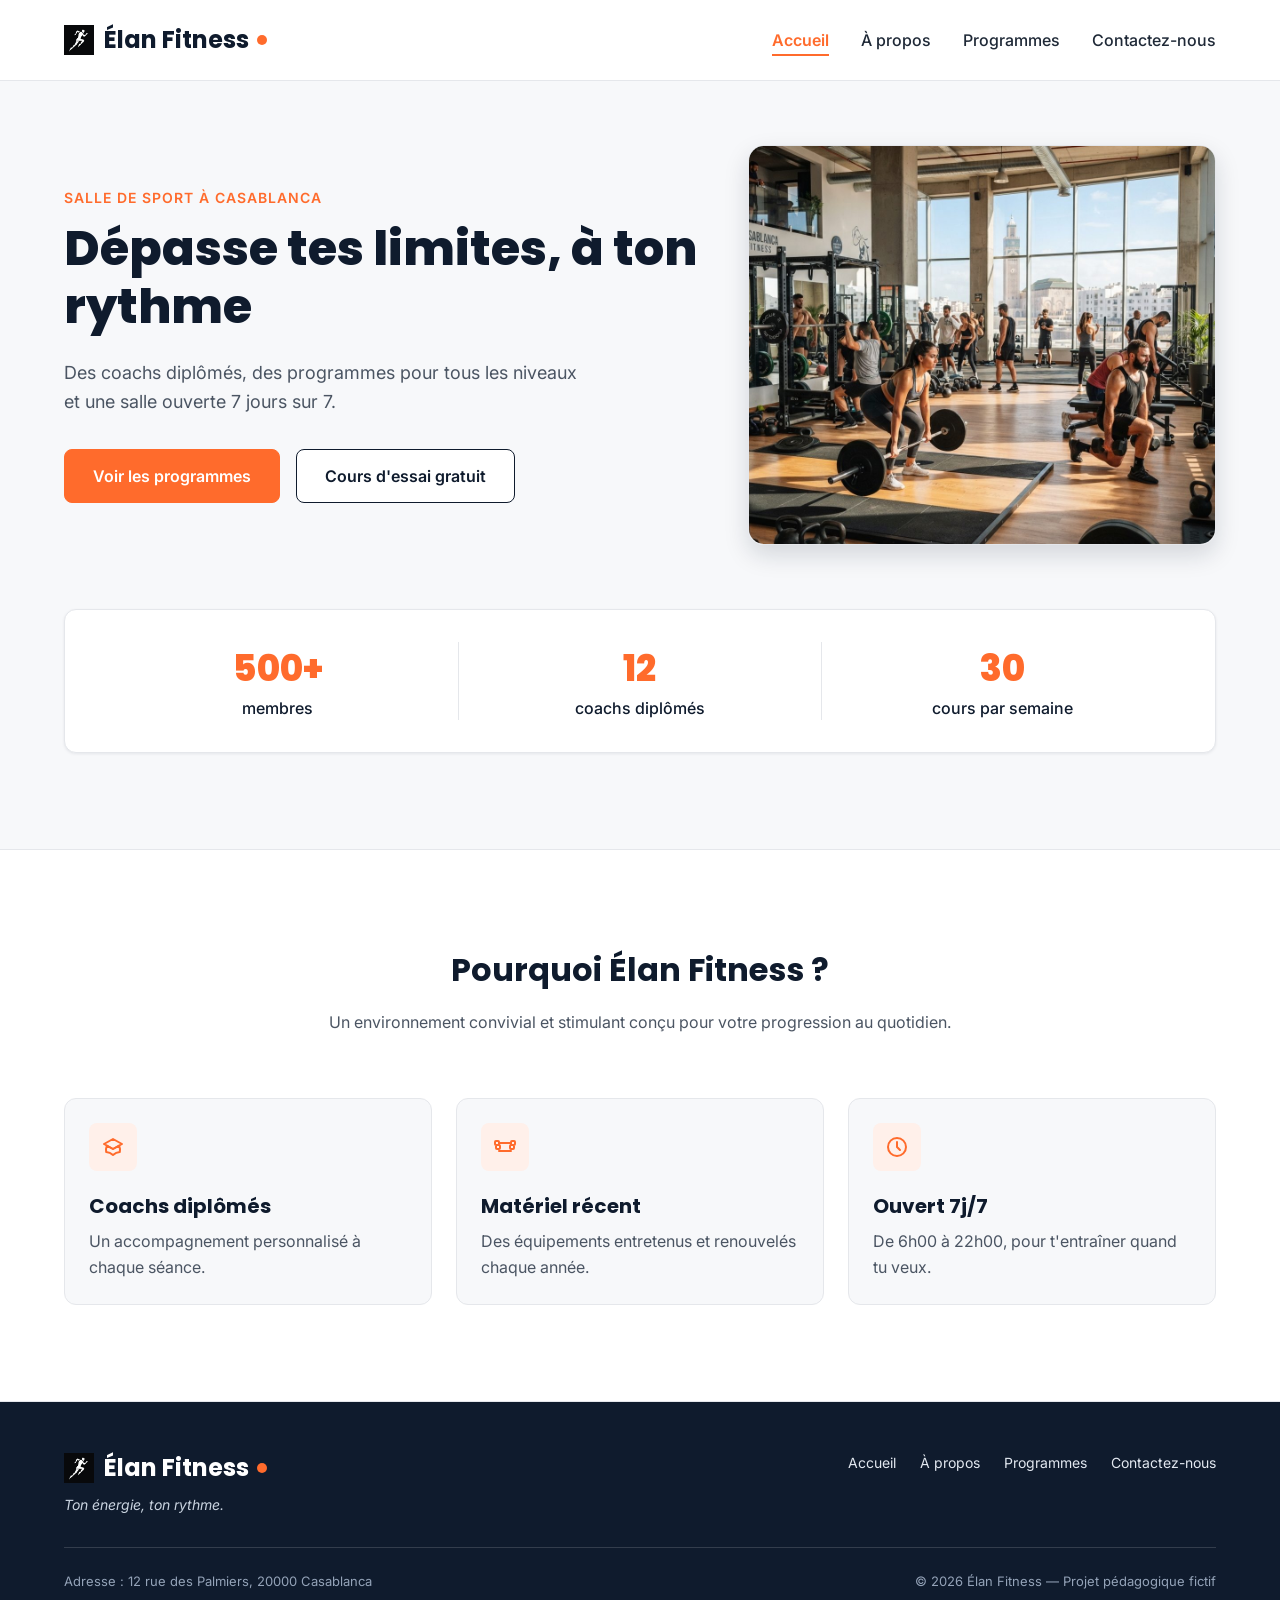
<file: index.html>
<!DOCTYPE html>
<html lang=fr>
<head>
  <meta charset="UTF-8">
  <meta name="viewport" content="width=device-width, initial-scale=1">
  <meta name="description" content="Élan Fitness, salle de sport à Casablanca : musculation, yoga, cardio et boxe fitness avec des coachs diplômés. Réservez votre cours d'essai gratuit.">
  <title>Élan Fitness | Salle de sport à Casablanca</title>

  <link rel="preconnect" href="https://fonts.googleapis.com">
  <link rel="preconnect" href="https://fonts.gstatic.com" crossorigin>
  <link href="https://fonts.googleapis.com/css2?family=Inter:wght@400;500;600&family=Poppins:wght@600;700;800&display=swap" rel="stylesheet">

  <link rel="stylesheet" href="style.css">
</head>

<body>
  <header class="en-tete">
    <div class="conteneur en-tete-contenu">
      <div class="logo-div">
        <a href="/" class="logo">
          <img src="img/run_logo.jpg" alt="Menu" class="menu-icone" id="menu-icone" style="width:30px;height:30px;">
          Élan Fitness</a>
      </div>

      <nav aria-label="Navigation principale">
        <ul class="menu">
          <li><a href="index.html" class="lien-actif">Accueil</a></li>
          <li><a href="a_propos.html">À propos</a></li>
          <li><a href="programmes.html">Programmes</a></li>
          <li><a href="contact.html">Contactez-nous</a></li>

        </ul>
      </nav>
    </div>
  </header>
  <main>
      <section id="accueil" class="hero">
        <div class="conteneur">

          <div class="hero-contenu">
            <div class="hero-texte">
              <p class="sur-titre">Salle de sport à Casablanca</p>
              <h1>Dépasse tes limites, à ton rythme</h1>
              <p class="hero-description">
                Des coachs diplômés, des programmes pour tous les niveaux et une salle ouverte 7 jours sur 7.
              </p>
              <div class="boutons">
                <a href="programmes.html" class="bouton bouton-principal">Voir les programmes</a>
                <a href="contact.html" class="bouton bouton-secondaire">Cours d'essai gratuit</a>
              </div>
            </div>

            <img class="hero-image" src="img/hero.jpg" alt="Des personnes s'entraînent dans une salle de sport lumineuse à Casablanca">
          </div>

          <div class="chiffres">
            <div class="chiffre">
              <p class="chiffre-nombre">500+</p>
              <p>membres</p>
            </div>
            <div class="chiffre">
              <p class="chiffre-nombre">12</p>
              <p>coachs diplômés</p>
            </div>
            <div class="chiffre">
              <p class="chiffre-nombre">30</p>
              <p>cours par semaine</p>
            </div>
          </div>

        </div>
      </section>

    <section class="section section-blanche">
      <div class="conteneur">

        <div class="section-titre">
          <h2>Pourquoi Élan Fitness ?</h2>
          <p>Un environnement convivial et stimulant conçu pour votre progression au quotidien.</p>
        </div>

        <div class="cartes">
          <article class="carte carte-avantage">
            <div class="icone"><img src="img/icone-coach.svg" alt=""></div>
            <h3>Coachs diplômés</h3>
            <p>Un accompagnement personnalisé à chaque séance.</p>
          </article>

          <article class="carte carte-avantage">
            <div class="icone"><img src="img/icone-materiel.svg" alt=""></div>
            <h3>Matériel récent</h3>
            <p>Des équipements entretenus et renouvelés chaque année.</p>
          </article>

          <article class="carte carte-avantage">
            <div class="icone"><img src="img/icone-horloge.svg" alt=""></div>
            <h3>Ouvert 7j/7</h3>
            <p>De 6h00 à 22h00, pour t'entraîner quand tu veux.</p>
          </article>
        </div>

      </div>
    </section>
  </main>

  <footer class="pied-de-page">
    <div class="conteneur">

      <div class="pied-haut">
        <div>
          <div class="logo-div">
            <a href="#" class="logo logo-footer">
              <img src="img/run_logo.jpg" alt="Menu" class="menu-icone" id="menu-icone" style="width:30px;height:30px;">
              Élan Fitness</a>
          </div>
          <p class="slogan">Ton énergie, ton rythme.</p>
        </div>

        <nav aria-label="Navigation du pied de page">
          <ul class="menu menu-pied">
            <li><a href="index.html">Accueil</a></li>
            <li><a href="a_propos.html">À propos</a></li>
            <li><a href="programmes.html">Programmes</a></li>
            <li><a href="contact.html">Contactez-nous</a></li>
          </ul>
        </nav>
      </div>

      <div class="pied-bas">
        <p>Adresse : 12 rue des Palmiers, 20000 Casablanca</p>
        <p>&copy; 2026 Élan Fitness — Projet pédagogique fictif</p>
      </div>

    </div>
  </footer>
</body>
</html>
</file>
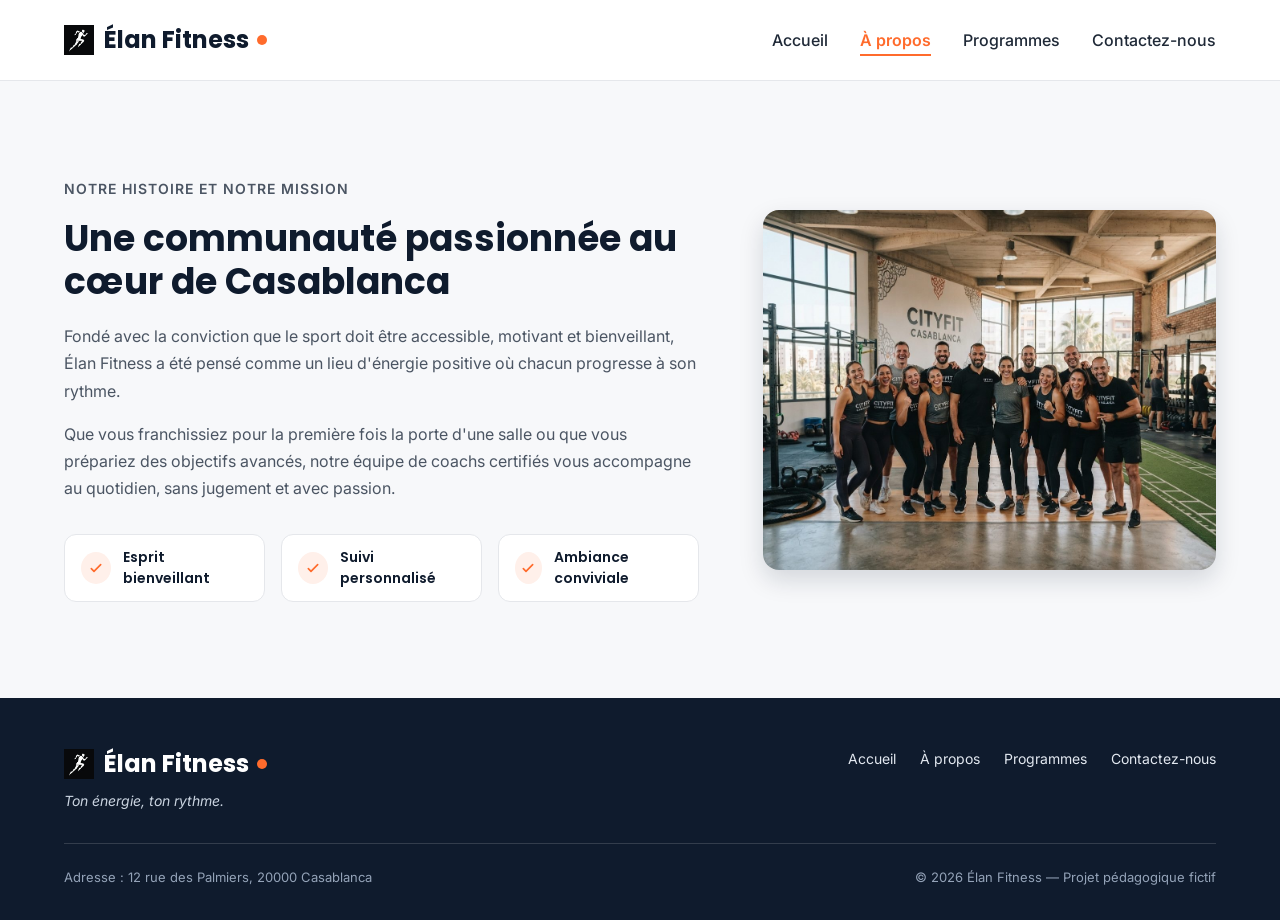
<file: a_propos.html>
<!DOCTYPE html>
<html lang=fr>
<head>
  <meta charset="UTF-8">
  <meta name="viewport" content="width=device-width, initial-scale=1">
  <meta name="description" content="Élan Fitness, salle de sport à Casablanca : musculation, yoga, cardio et boxe fitness avec des coachs diplômés. Réservez votre cours d'essai gratuit.">
  <title>Élan Fitness | Salle de sport à Casablanca</title>

  <link rel="preconnect" href="https://fonts.googleapis.com">
  <link rel="preconnect" href="https://fonts.gstatic.com" crossorigin>
  <link href="https://fonts.googleapis.com/css2?family=Inter:wght@400;500;600&family=Poppins:wght@600;700;800&display=swap" rel="stylesheet">

  <link rel="stylesheet" href="style.css">
</head>

<body>

  <header class="en-tete">
    <div class="conteneur en-tete-contenu">
      <div class="logo-div">
        <a href="index.html" class="logo">
          <img src="img/run_logo.jpg" alt="Menu" class="menu-icone" id="menu-icone" style="width:30px;height:30px;">
          Élan Fitness</a>
      </div>

      <nav aria-label="Navigation principale">
        <ul class="menu">
          <li><a href="index.html">Accueil</a></li>
          <li><a href="a_propos.html"class="lien-actif">À propos</a></li>
          <li><a href="programmes.html">Programmes</a></li>
          <li><a href="contact.html">Contactez-nous</a></li>
      </nav>
    </div>
  </header>
  <main>
    <section id="a_propos" class="section">
      <div class="conteneur apropos-contenu">

        <div class="apropos-texte">
          <p class="sur-titre">Notre histoire et notre mission</p>
          <h2>Une communauté passionnée au cœur de Casablanca</h2>
          <p>
            Fondé avec la conviction que le sport doit être accessible, motivant et bienveillant,
            Élan Fitness a été pensé comme un lieu d'énergie positive où chacun progresse à son rythme.
          </p>
          <p>
            Que vous franchissiez pour la première fois la porte d'une salle ou que vous prépariez des
            objectifs avancés, notre équipe de coachs certifiés vous accompagne au quotidien, sans
            jugement et avec passion.
          </p>

          <ul class="valeurs">
            <li class="valeur">
              <div class="icone icone-petite"><img src="img/icone-check.svg" alt=""></div>
              <span>Esprit bienveillant</span>
            </li>
            <li class="valeur">
              <div class="icone icone-petite"><img src="img/icone-check.svg" alt=""></div>
              <span>Suivi personnalisé</span>
            </li>
            <li class="valeur">
              <div class="icone icone-petite"><img src="img/icone-check.svg" alt=""></div>
              <span>Ambiance conviviale</span>
            </li>
          </ul>
        </div>

        <img class="apropos-image" src="img/equipe.jpg" alt="L'équipe de coachs d'Élan Fitness réunie dans la salle">

      </div>
    </section>

    

  </main>

<footer class="pied-de-page">
    <div class="conteneur">

      <div class="pied-haut">
        <div>
          <div class="logo-div">
            <a href="#" class="logo logo-footer">
              <img src="img/run_logo.jpg" alt="Menu" class="menu-icone" id="menu-icone" style="width:30px;height:30px;">
              Élan Fitness</a>
          </div>
          <p class="slogan">Ton énergie, ton rythme.</p>
        </div>

        <nav aria-label="Navigation du pied de page">
          <ul class="menu menu-pied">
            <li><a href="index.html">Accueil</a></li>
            <li><a href="a_propos.html">À propos</a></li>
            <li><a href="programmes.html">Programmes</a></li>
            <li><a href="contact.html">Contactez-nous</a></li>
          </ul>
        </nav>
      </div>

      <div class="pied-bas">
        <p>Adresse : 12 rue des Palmiers, 20000 Casablanca</p>
        <p>&copy; 2026 Élan Fitness — Projet pédagogique fictif</p>
      </div>

    </div>
  </footer>

</body>
</html>
</file>
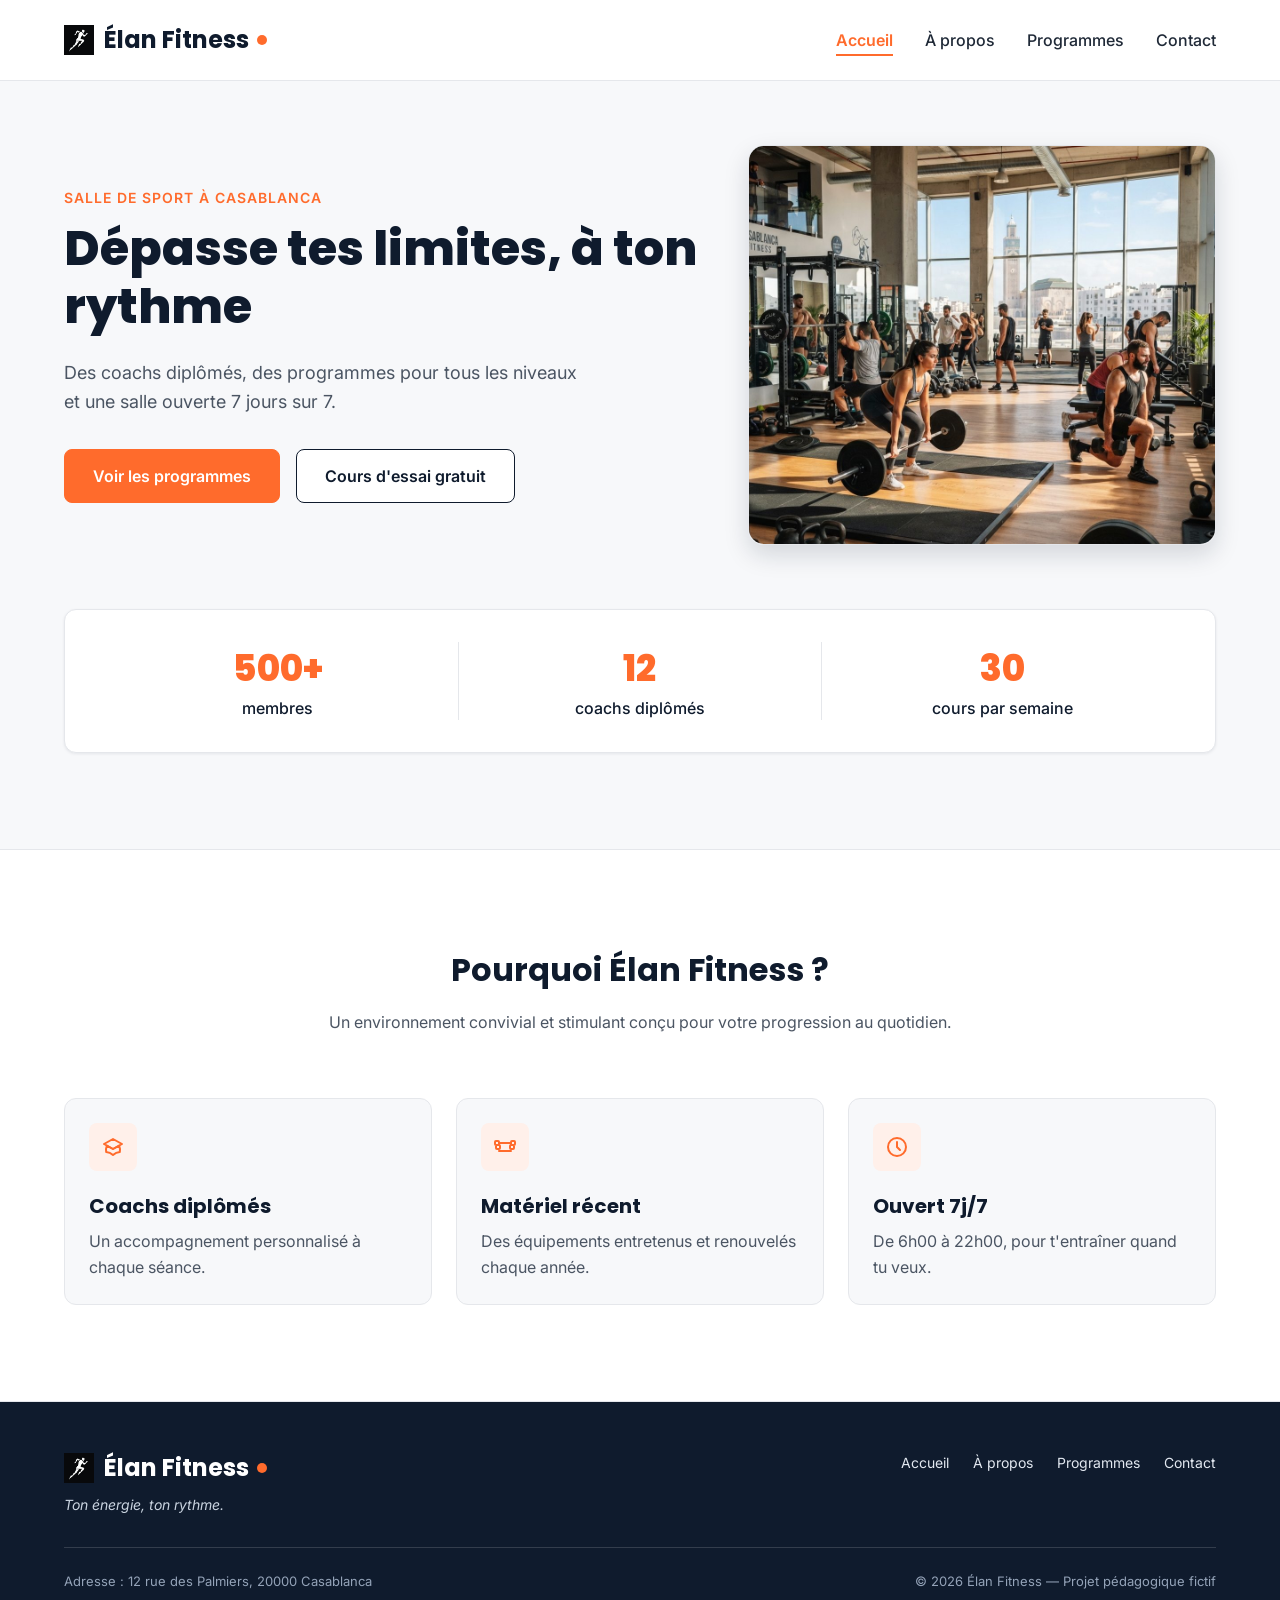
<file: accueil.html>
<!DOCTYPE html>
<html lang=fr>
<head>
  <meta charset="UTF-8">
  <meta name="viewport" content="width=device-width, initial-scale=1">
  <meta name="description" content="Élan Fitness, salle de sport à Casablanca : musculation, yoga, cardio et boxe fitness avec des coachs diplômés. Réservez votre cours d'essai gratuit.">
  <title>Élan Fitness | Salle de sport à Casablanca</title>

  <link rel="preconnect" href="https://fonts.googleapis.com">
  <link rel="preconnect" href="https://fonts.gstatic.com" crossorigin>
  <link href="https://fonts.googleapis.com/css2?family=Inter:wght@400;500;600&family=Poppins:wght@600;700;800&display=swap" rel="stylesheet">

  <link rel="stylesheet" href="style.css">
</head>

<body>
  <header class="en-tete">
    <div class="conteneur en-tete-contenu">
      <div class="logo-div">
        <a href="accueil.html" class="logo">
          <img src="img/run_logo.jpg" alt="Menu" class="menu-icone" id="menu-icone" style="width:30px;height:30px;">
          Élan Fitness</a>
      </div>

      <nav aria-label="Navigation principale">
        <ul class="menu">
          <li><a href="accueil.html" class="lien-actif">Accueil</a></li>
          <li><a href="a_propos.html">À propos</a></li>
          <li><a href="programmes.html">Programmes</a></li>
          <li><a href="contact.html">Contact</a></li>

        </ul>
      </nav>
    </div>
  </header>
  <main>
      <section id="accueil" class="hero">
        <div class="conteneur">

          <div class="hero-contenu">
            <div class="hero-texte">
              <p class="sur-titre">Salle de sport à Casablanca</p>
              <h1>Dépasse tes limites, à ton rythme</h1>
              <p class="hero-description">
                Des coachs diplômés, des programmes pour tous les niveaux et une salle ouverte 7 jours sur 7.
              </p>
              <div class="boutons">
                <a href="#programmes" class="bouton bouton-principal">Voir les programmes</a>
                <a href="#contact" class="bouton bouton-secondaire">Cours d'essai gratuit</a>
              </div>
            </div>

            <img class="hero-image" src="img/hero.jpg" alt="Des personnes s'entraînent dans une salle de sport lumineuse à Casablanca">
          </div>

          <div class="chiffres">
            <div class="chiffre">
              <p class="chiffre-nombre">500+</p>
              <p>membres</p>
            </div>
            <div class="chiffre">
              <p class="chiffre-nombre">12</p>
              <p>coachs diplômés</p>
            </div>
            <div class="chiffre">
              <p class="chiffre-nombre">30</p>
              <p>cours par semaine</p>
            </div>
          </div>

        </div>
      </section>

    <section class="section section-blanche">
      <div class="conteneur">

        <div class="section-titre">
          <h2>Pourquoi Élan Fitness ?</h2>
          <p>Un environnement convivial et stimulant conçu pour votre progression au quotidien.</p>
        </div>

        <div class="cartes">
          <article class="carte carte-avantage">
            <div class="icone"><img src="img/icone-coach.svg" alt=""></div>
            <h3>Coachs diplômés</h3>
            <p>Un accompagnement personnalisé à chaque séance.</p>
          </article>

          <article class="carte carte-avantage">
            <div class="icone"><img src="img/icone-materiel.svg" alt=""></div>
            <h3>Matériel récent</h3>
            <p>Des équipements entretenus et renouvelés chaque année.</p>
          </article>

          <article class="carte carte-avantage">
            <div class="icone"><img src="img/icone-horloge.svg" alt=""></div>
            <h3>Ouvert 7j/7</h3>
            <p>De 6h00 à 22h00, pour t'entraîner quand tu veux.</p>
          </article>
        </div>

      </div>
    </section>
  </main>

  <footer class="pied-de-page">
    <div class="conteneur">

      <div class="pied-haut">
        <div>
          <div class="logo-div">
            <a href="#" class="logo logo-footer">
              <img src="img/run_logo.jpg" alt="Menu" class="menu-icone" id="menu-icone" style="width:30px;height:30px;">
              Élan Fitness</a>
          </div>
          <p class="slogan">Ton énergie, ton rythme.</p>
        </div>

        <nav aria-label="Navigation du pied de page">
          <ul class="menu menu-pied">
            <li><a href="accueil.html">Accueil</a></li>
            <li><a href="a_propos.html">À propos</a></li>
            <li><a href="programmes.html">Programmes</a></li>
            <li><a href="contact.html">Contact</a></li>
          </ul>
        </nav>
      </div>

      <div class="pied-bas">
        <p>Adresse : 12 rue des Palmiers, 20000 Casablanca</p>
        <p>&copy; 2026 Élan Fitness — Projet pédagogique fictif</p>
      </div>

    </div>
  </footer>
</body>
</html>
</file>
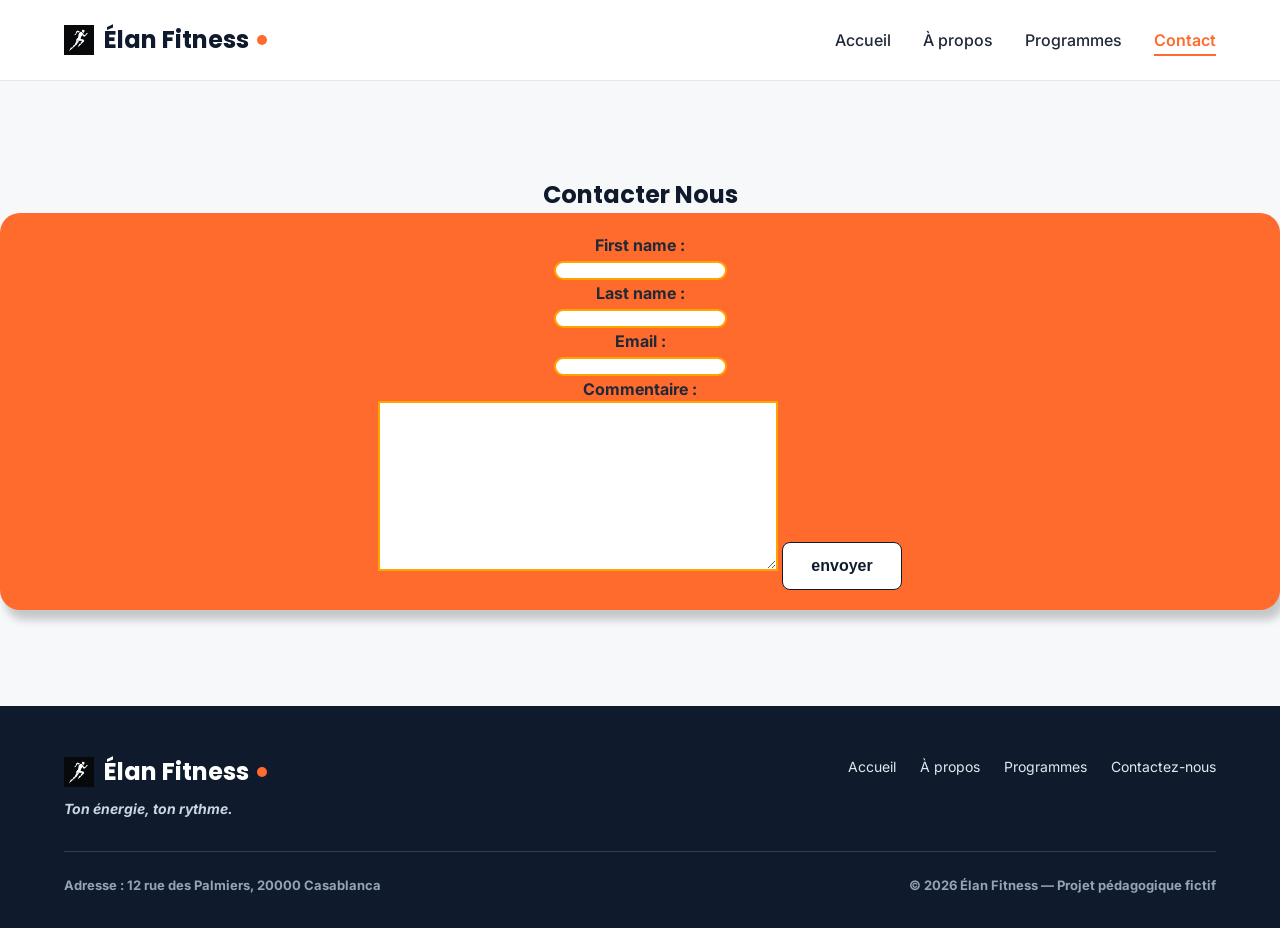
<file: contact.html>
<!DOCTYPE html>
<html lang=fr>

<head>
  <meta charset="UTF-8">
  <meta name="viewport" content="width=device-width, initial-scale=1">
  <meta name="description"
    content="Élan Fitness, salle de sport à Casablanca : musculation, yoga, cardio et boxe fitness avec des coachs diplômés. Réservez votre cours d'essai gratuit.">
  <title>Élan Fitness | Salle de sport à Casablanca</title>

  <link rel="preconnect" href="https://fonts.googleapis.com">
  <link rel="preconnect" href="https://fonts.gstatic.com" crossorigin>
  <link
    href="https://fonts.googleapis.com/css2?family=Inter:wght@400;500;600&family=Poppins:wght@600;700;800&display=swap"
    rel="stylesheet">

  <link rel="stylesheet" href="style.css">
</head>

<body>

  <header class="en-tete">
    <div class="conteneur en-tete-contenu">
      <div class="logo-div">
        <a href="index.html" class="logo">
          <img src="img/run_logo.jpg" alt="Menu" class="menu-icone" id="menu-icone" style="width:30px;height:30px;">
          Élan Fitness</a>
      </div>
      <ul class="menu">
        <li><a href="index.html">Accueil</a></li>
        <li><a href="a_propos.html">À propos</a></li>
        <li><a href="programmes.html">Programmes</a></li>
        <li><a href="contact.html" class="lien-actif">Contact</a></li>
        </nav>
    </div>
  </header>
  <main>
    <section id="contact" class="section">
      <h1 style="text-align: center;"><b>Contacter Nous</b></h1>

        <div class="apropos-texte">
          <div class="form">
          <form class="formilaire">
            <center>
              <label for="name" ; style="text-align: center;"><b>First name :</label>
              <input type="text" id="name" name="name" style="border:2px solid orange ;border-radius: 20px">
              <label for="last"><b>Last name :</label>
              <input type="text" id="last" name="last" style="border:2px solid orange ;border-radius: 20px">
              <label for="email"><b>Email :</label>
              <input type="email" id="email" name="email" style="border:2px solid orange ;border-radius: 20px">
              <label for="commentaire"><b>Commentaire :</label>
              <textarea style="border:2px solid orange ; height: 170px; width: 400px;"></textarea>
              <button class="bouton bouton-secondaire">envoyer</button>
            </center>
          </form>
          </div>
          <!-- <div class="pic_support">
            <img src="img/orange_black_pic_clean.png">
          </div> -->
        </div>
    </section>
  </main>
  <footer class="pied-de-page">
    <div class="conteneur">

      <div class="pied-haut">
        <div>
          <div class="logo-div">
            <a href="#" class="logo logo-footer">
              <img src="img/run_logo.jpg" alt="Menu" class="menu-icone" id="menu-icone" style="width:30px;height:30px;">
              Élan Fitness</a>
          </div>
          <p class="slogan">Ton énergie, ton rythme.</p>
        </div>

        <nav aria-label="Navigation du pied de page">
          <ul class="menu menu-pied">
            <li><a href="index.html">Accueil</a></li>
            <li><a href="a_propos.html">À propos</a></li>
            <li><a href="programmes.html">Programmes</a></li>
            <li><a href="contact.html">Contactez-nous</a></li>
          </ul>
        </nav>
      </div>

      <div class="pied-bas">
        <p>Adresse : 12 rue des Palmiers, 20000 Casablanca</p>
        <p>&copy; 2026 Élan Fitness — Projet pédagogique fictif</p>
      </div>

    </div>
  </footer>

</body>

</html>
</file>
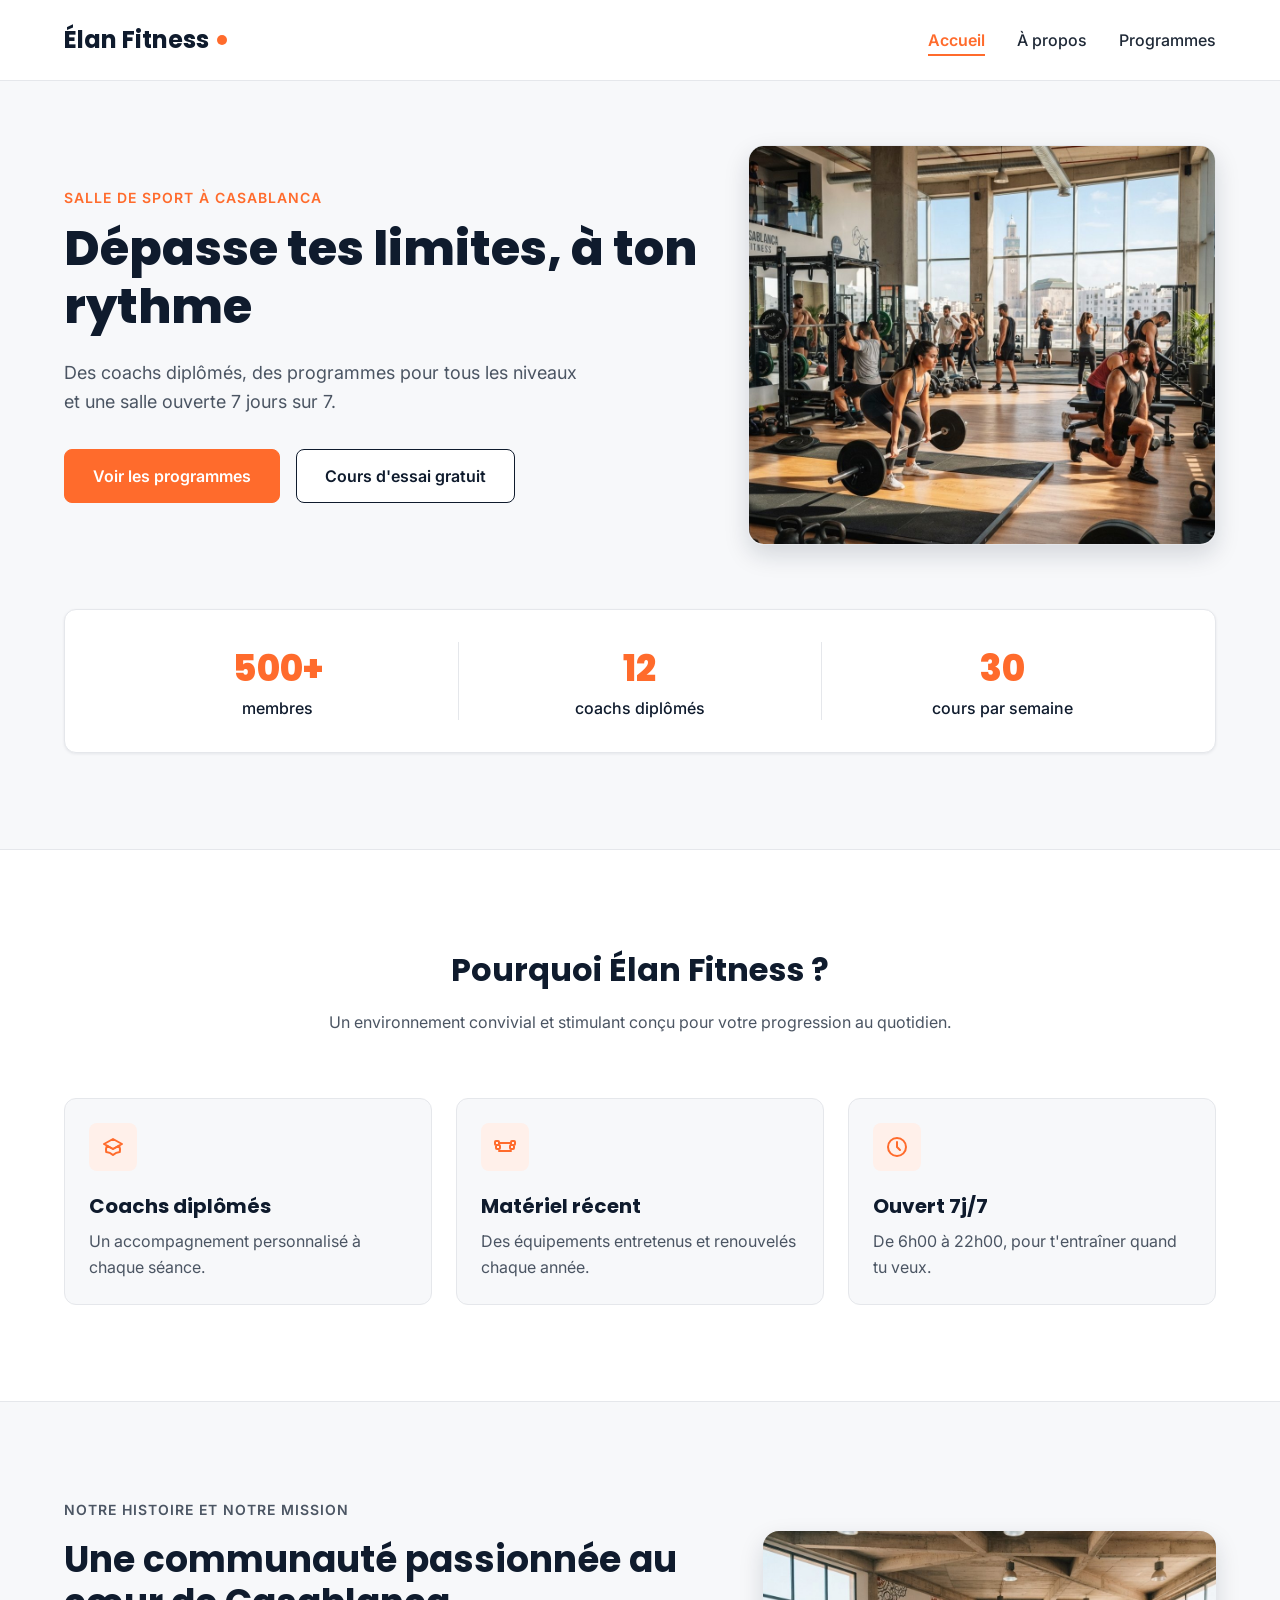
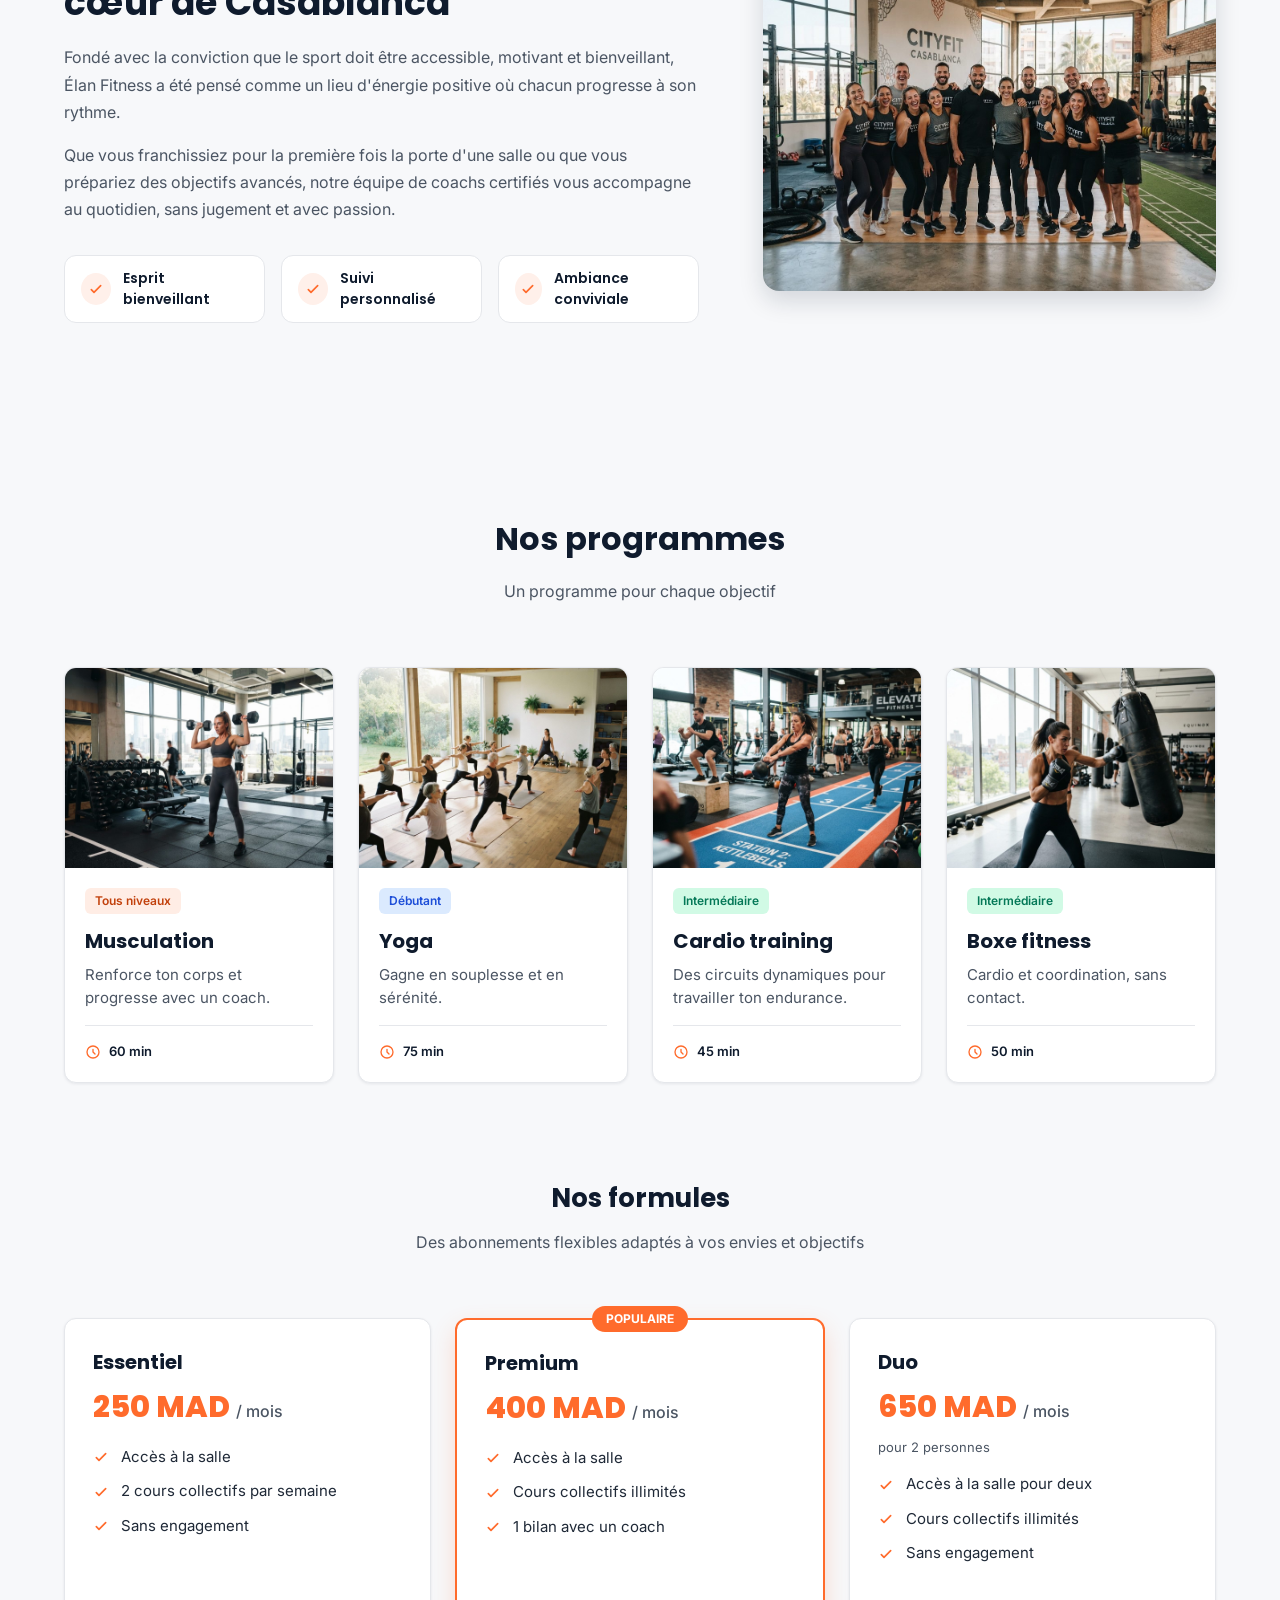
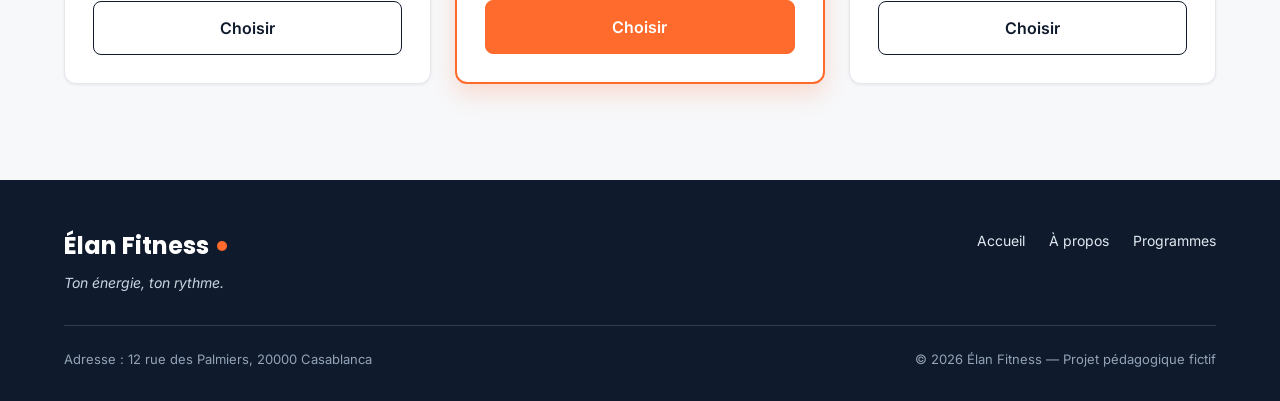
<file: index_original.html>
<!DOCTYPE html>
<html lang=fr>
<head>
  <meta charset="UTF-8">
  <meta name="viewport" content="width=device-width, initial-scale=1">
  <meta name="description" content="Élan Fitness, salle de sport à Casablanca : musculation, yoga, cardio et boxe fitness avec des coachs diplômés. Réservez votre cours d'essai gratuit.">
  <title>Élan Fitness | Salle de sport à Casablanca</title>

  <link rel="preconnect" href="https://fonts.googleapis.com">
  <link rel="preconnect" href="https://fonts.gstatic.com" crossorigin>
  <link href="https://fonts.googleapis.com/css2?family=Inter:wght@400;500;600&family=Poppins:wght@600;700;800&display=swap" rel="stylesheet">

  <link rel="stylesheet" href="style.css">
</head>

<body>

  <header class="en-tete">
    <div class="conteneur en-tete-contenu">
      <a href="/" class="logo">Élan Fitness</a>

      <nav aria-label="Navigation principale">
        <ul class="menu">
          <li><a href="index.html" class="lien-actif">Accueil</a></li>
          <li><a href="a_propos.html">À propos</a></li>
          <li><a href="programmes.html">Programmes</a></li>
        </ul>
      </nav>
    </div>
  </header>

  <main>

      <section id="accueil" class="hero">
        <div class="conteneur">

          <div class="hero-contenu">
            <div class="hero-texte">
              <p class="sur-titre">Salle de sport à Casablanca</p>
              <h1>Dépasse tes limites, à ton rythme</h1>
              <p class="hero-description">
                Des coachs diplômés, des programmes pour tous les niveaux et une salle ouverte 7 jours sur 7.
              </p>
              <div class="boutons">
                <a href="#programmes" class="bouton bouton-principal">Voir les programmes</a>
                <a href="#contact" class="bouton bouton-secondaire">Cours d'essai gratuit</a>
              </div>
            </div>

            <img class="hero-image" src="img/hero.jpg" alt="Des personnes s'entraînent dans une salle de sport lumineuse à Casablanca">
          </div>

          <div class="chiffres">
            <div class="chiffre">
              <p class="chiffre-nombre">500+</p>
              <p>membres</p>
            </div>
            <div class="chiffre">
              <p class="chiffre-nombre">12</p>
              <p>coachs diplômés</p>
            </div>
            <div class="chiffre">
              <p class="chiffre-nombre">30</p>
              <p>cours par semaine</p>
            </div>
          </div>

        </div>
      </section>

    <section class="section section-blanche">
      <div class="conteneur">

        <div class="section-titre">
          <h2>Pourquoi Élan Fitness ?</h2>
          <p>Un environnement convivial et stimulant conçu pour votre progression au quotidien.</p>
        </div>

        <div class="cartes">
          <article class="carte carte-avantage">
            <div class="icone"><img src="img/icone-coach.svg" alt=""></div>
            <h3>Coachs diplômés</h3>
            <p>Un accompagnement personnalisé à chaque séance.</p>
          </article>

          <article class="carte carte-avantage">
            <div class="icone"><img src="img/icone-materiel.svg" alt=""></div>
            <h3>Matériel récent</h3>
            <p>Des équipements entretenus et renouvelés chaque année.</p>
          </article>

          <article class="carte carte-avantage">
            <div class="icone"><img src="img/icone-horloge.svg" alt=""></div>
            <h3>Ouvert 7j/7</h3>
            <p>De 6h00 à 22h00, pour t'entraîner quand tu veux.</p>
          </article>
        </div>

      </div>
    </section>

    <section id="a-propos" class="section">
      <div class="conteneur apropos-contenu">

        <div class="apropos-texte">
          <p class="sur-titre">Notre histoire et notre mission</p>
          <h2>Une communauté passionnée au cœur de Casablanca</h2>
          <p>
            Fondé avec la conviction que le sport doit être accessible, motivant et bienveillant,
            Élan Fitness a été pensé comme un lieu d'énergie positive où chacun progresse à son rythme.
          </p>
          <p>
            Que vous franchissiez pour la première fois la porte d'une salle ou que vous prépariez des
            objectifs avancés, notre équipe de coachs certifiés vous accompagne au quotidien, sans
            jugement et avec passion.
          </p>

          <ul class="valeurs">
            <li class="valeur">
              <div class="icone icone-petite"><img src="img/icone-check.svg" alt=""></div>
              <span>Esprit bienveillant</span>
            </li>
            <li class="valeur">
              <div class="icone icone-petite"><img src="img/icone-check.svg" alt=""></div>
              <span>Suivi personnalisé</span>
            </li>
            <li class="valeur">
              <div class="icone icone-petite"><img src="img/icone-check.svg" alt=""></div>
              <span>Ambiance conviviale</span>
            </li>
          </ul>
        </div>

        <img class="apropos-image" src="img/equipe.jpg" alt="L'équipe de coachs d'Élan Fitness réunie dans la salle">

      </div>
    </section>

    <section id="programmes" class="section">
      <div class="conteneur">

        <div class="section-titre">
          <h2>Nos programmes</h2>
          <p>Un programme pour chaque objectif</p>
        </div>

        <div class="cartes">

          <article class="carte carte-programme">
            <img src="img/musculation.jpg" alt="Une sportive soulève des haltères dans l'espace musculation">
            <div class="programme-corps">
              <span class="etiquette etiquette-orange">Tous niveaux</span>
              <h3>Musculation</h3>
              <p>Renforce ton corps et progresse avec un coach.</p>
              <p class="duree"><img src="img/icone-duree.svg" alt="">60 min</p>
            </div>
          </article>

          <article class="carte carte-programme">
            <img src="img/yoga.jpg" alt="Un groupe pratique le yoga sur des tapis dans une salle lumineuse">
            <div class="programme-corps">
              <span class="etiquette etiquette-bleue">Débutant</span>
              <h3>Yoga</h3>
              <p>Gagne en souplesse et en sérénité.</p>
              <p class="duree"><img src="img/icone-duree.svg" alt="">75 min</p>
            </div>
          </article>

          <article class="carte carte-programme">
            <img src="img/cardio.jpg" alt="Des sportifs suivent un circuit de cardio training avec des kettlebells">
            <div class="programme-corps">
              <span class="etiquette etiquette-verte">Intermédiaire</span>
              <h3>Cardio training</h3>
              <p>Des circuits dynamiques pour travailler ton endurance.</p>
              <p class="duree"><img src="img/icone-duree.svg" alt="">45 min</p>
            </div>
          </article>

          <article class="carte carte-programme">
            <img src="img/boxe.jpg" alt="Une sportive frappe un sac de frappe pendant un cours de boxe fitness">
            <div class="programme-corps">
              <span class="etiquette etiquette-verte">Intermédiaire</span>
              <h3>Boxe fitness</h3>
              <p>Cardio et coordination, sans contact.</p>
              <p class="duree"><img src="img/icone-duree.svg" alt="">50 min</p>
            </div>
          </article>

        </div>

        <div class="formules">

          <div class="section-titre">
            <h3>Nos formules</h3>
            <p>Des abonnements flexibles adaptés à vos envies et objectifs</p>
          </div>

          <div class="cartes">

            <article class="carte formule">
              <h4>Essentiel</h4>
              <p class="prix">250 MAD <span>/ mois</span></p>
              <ul class="formule-liste">
                <li>Accès à la salle</li>
                <li>2 cours collectifs par semaine</li>
                <li>Sans engagement</li>
              </ul>
              <a href="#contact" class="bouton bouton-secondaire">Choisir</a>
            </article>

            <article class="carte formule formule-populaire">
              <p class="badge-populaire">Populaire</p>
              <h4>Premium</h4>
              <p class="prix">400 MAD <span>/ mois</span></p>
              <ul class="formule-liste">
                <li>Accès à la salle</li>
                <li>Cours collectifs illimités</li>
                <li>1 bilan avec un coach</li>
              </ul>
              <a href="#contact" class="bouton bouton-principal">Choisir</a>
            </article>

            <article class="carte formule">
              <h4>Duo</h4>
              <p class="prix">650 MAD <span>/ mois</span></p>
              <p class="prix-note">pour 2 personnes</p>
              <ul class="formule-liste">
                <li>Accès à la salle pour deux</li>
                <li>Cours collectifs illimités</li>
                <li>Sans engagement</li>
              </ul>
              <a href="#contact" class="bouton bouton-secondaire">Choisir</a>
            </article>

          </div>
        </div>

      </div>
    </section>

  </main>

  <footer class="pied-de-page">
    <div class="conteneur">

      <div class="pied-haut">
        <div>
          <p class="logo logo-clair">Élan Fitness</p>
          <p class="slogan">Ton énergie, ton rythme.</p>
        </div>

        <nav aria-label="Navigation du pied de page">
          <ul class="menu menu-pied">
            <li><a href="#accueil">Accueil</a></li>
            <li><a href="#a-propos">À propos</a></li>
            <li><a href="#programmes">Programmes</a></li>
          </ul>
        </nav>
      </div>

      <div class="pied-bas">
        <p>Adresse : 12 rue des Palmiers, 20000 Casablanca</p>
        <p>&copy; 2026 Élan Fitness — Projet pédagogique fictif</p>
      </div>

    </div>
  </footer>

</body>
</html>
</file>
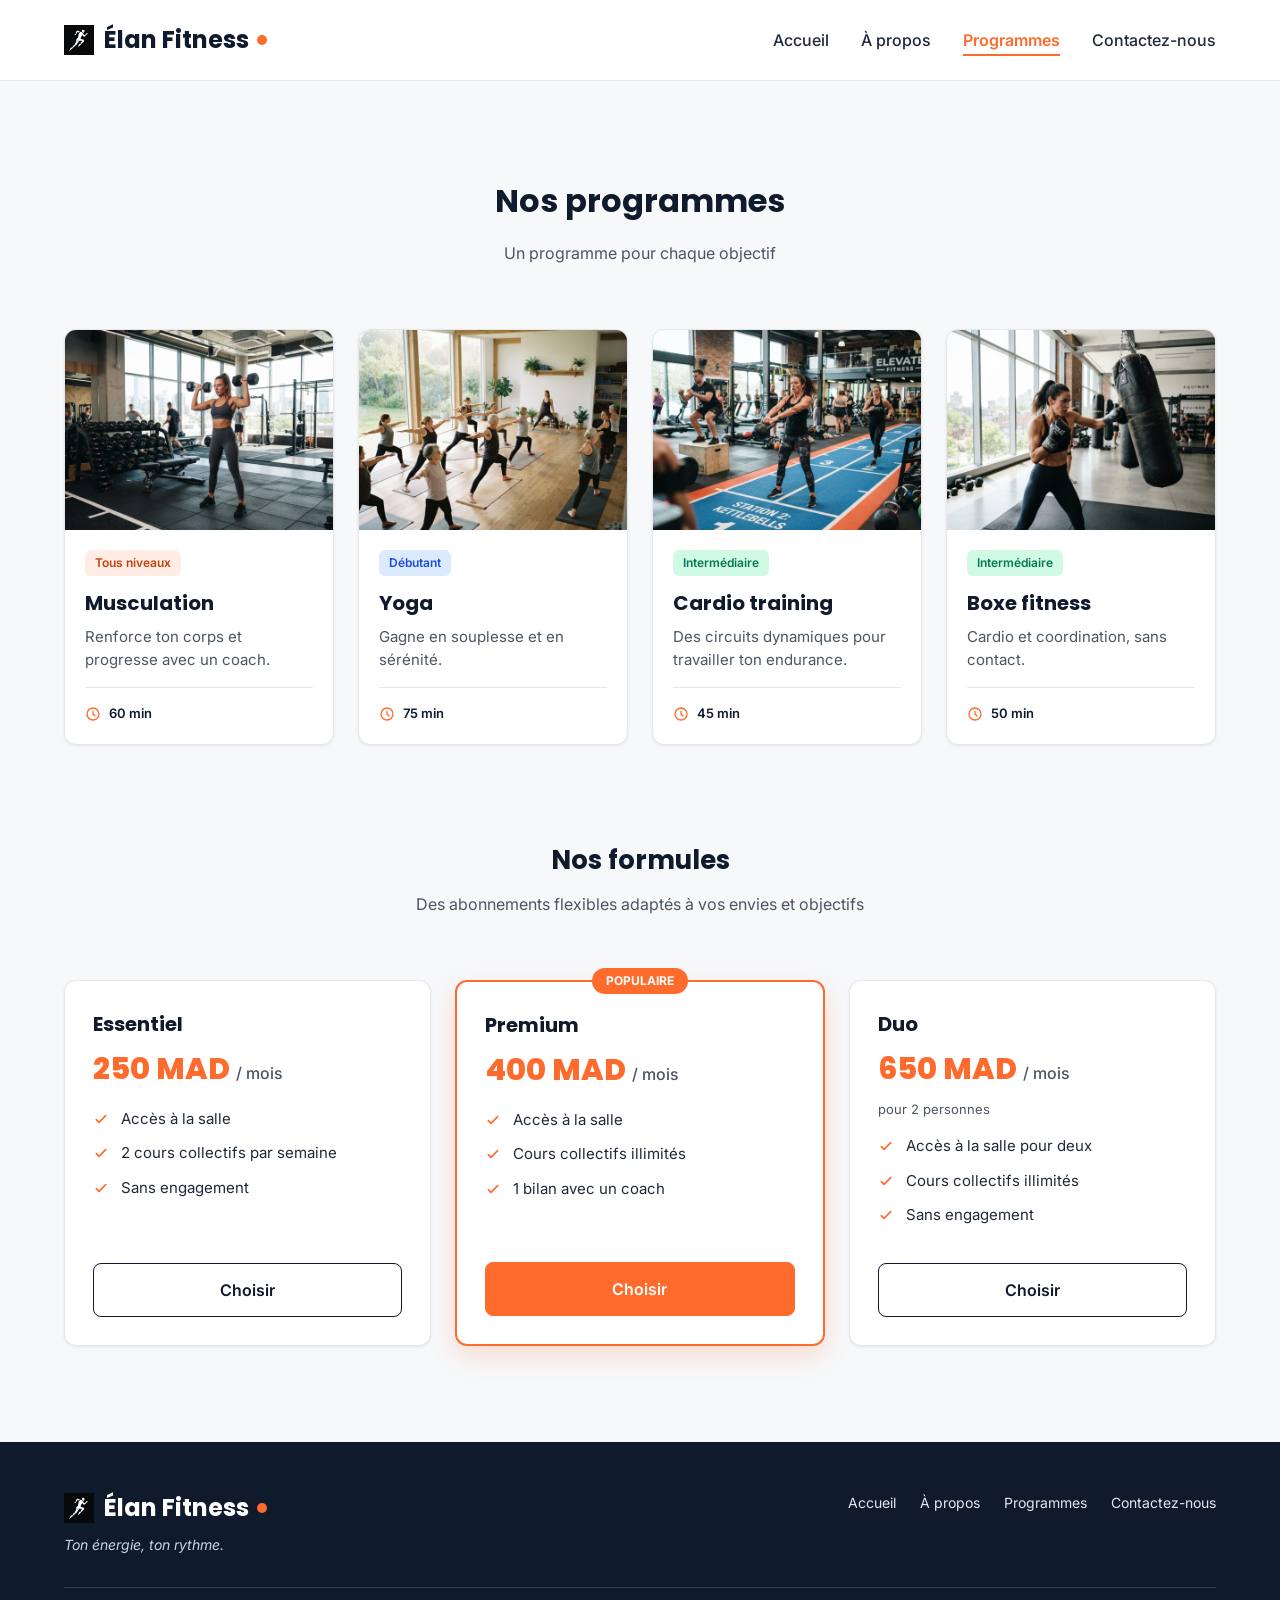
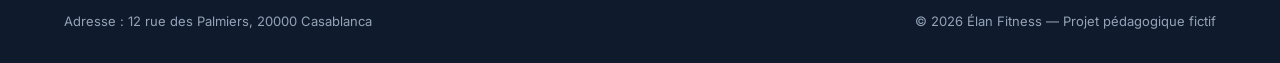
<file: programmes.html>
<!DOCTYPE html>
<html lang=fr>
<head>
  <meta charset="UTF-8">
  <meta name="viewport" content="width=device-width, initial-scale=1">
  <meta name="description" content="Élan Fitness, salle de sport à Casablanca : musculation, yoga, cardio et boxe fitness avec des coachs diplômés. Réservez votre cours d'essai gratuit.">
  <title>Élan Fitness | Salle de sport à Casablanca</title>

  <link rel="preconnect" href="https://fonts.googleapis.com">
  <link rel="preconnect" href="https://fonts.gstatic.com" crossorigin>
  <link href="https://fonts.googleapis.com/css2?family=Inter:wght@400;500;600&family=Poppins:wght@600;700;800&display=swap" rel="stylesheet">

  <link rel="stylesheet" href="style.css">
</head>

<body>

  <header class="en-tete">
    <div class="conteneur en-tete-contenu">
      <div class="logo-div">
        <a href="index.html" class="logo">
          <img src="img/run_logo.jpg" alt="Menu" class="menu-icone" id="menu-icone" style="width:30px;height:30px;">
          Élan Fitness</a>
      </div>

      <nav aria-label="Navigation principale">
        <ul class="menu">
          <li><a href="index.html" >Accueil</a></li>
          <li><a href="a_propos.html">À propos</a></li>
          <li><a href="programmes.html" class="lien-actif">Programmes</a></li>
          <li><a href="contact.html">Contactez-nous</a></li>
        </ul>
      </nav>
    </div>
  </header>

  <main>
    <section id="programmes" class="section">
      <div class="conteneur">

        <div class="section-titre">
          <h2>Nos programmes</h2>
          <p>Un programme pour chaque objectif</p>
        </div>

        <div class="cartes">

          <article class="carte carte-programme">
            <img src="img/musculation.jpg" alt="Une sportive soulève des haltères dans l'espace musculation">
            <div class="programme-corps">
              <span class="etiquette etiquette-orange">Tous niveaux</span>
              <h3>Musculation</h3>
              <p>Renforce ton corps et progresse avec un coach.</p>
              <p class="duree"><img src="img/icone-duree.svg" alt="">60 min</p>
            </div>
          </article>

          <article class="carte carte-programme">
            <img src="img/yoga.jpg" alt="Un groupe pratique le yoga sur des tapis dans une salle lumineuse">
            <div class="programme-corps">
              <span class="etiquette etiquette-bleue">Débutant</span>
              <h3>Yoga</h3>
              <p>Gagne en souplesse et en sérénité.</p>
              <p class="duree"><img src="img/icone-duree.svg" alt="">75 min</p>
            </div>
          </article>

          <article class="carte carte-programme">
            <img src="img/cardio.jpg" alt="Des sportifs suivent un circuit de cardio training avec des kettlebells">
            <div class="programme-corps">
              <span class="etiquette etiquette-verte">Intermédiaire</span>
              <h3>Cardio training</h3>
              <p>Des circuits dynamiques pour travailler ton endurance.</p>
              <p class="duree"><img src="img/icone-duree.svg" alt="">45 min</p>
            </div>
          </article>

          <article class="carte carte-programme">
            <img src="img/boxe.jpg" alt="Une sportive frappe un sac de frappe pendant un cours de boxe fitness">
            <div class="programme-corps">
              <span class="etiquette etiquette-verte">Intermédiaire</span>
              <h3>Boxe fitness</h3>
              <p>Cardio et coordination, sans contact.</p>
              <p class="duree"><img src="img/icone-duree.svg" alt="">50 min</p>
            </div>
          </article>

        </div>

        <div class="formules">

          <div class="section-titre">
            <h3>Nos formules</h3>
            <p>Des abonnements flexibles adaptés à vos envies et objectifs</p>
          </div>

          <div class="cartes">

            <article class="carte formule">
              <h4>Essentiel</h4>
              <p class="prix">250 MAD <span>/ mois</span></p>
              <ul class="formule-liste">
                <li>Accès à la salle</li>
                <li>2 cours collectifs par semaine</li>
                <li>Sans engagement</li>
              </ul>
              <a href="contact.html" class="bouton bouton-secondaire">Choisir</a>
            </article>

            <article class="carte formule formule-populaire">
              <p class="badge-populaire">Populaire</p>
              <h4>Premium</h4>
              <p class="prix">400 MAD <span>/ mois</span></p>
              <ul class="formule-liste">
                <li>Accès à la salle</li>
                <li>Cours collectifs illimités</li>
                <li>1 bilan avec un coach</li>
              </ul>
              <a href="contact.html" class="bouton bouton-principal">Choisir</a>
            </article>

            <article class="carte formule">
              <h4>Duo</h4>
              <p class="prix">650 MAD <span>/ mois</span></p>
              <p class="prix-note">pour 2 personnes</p>
              <ul class="formule-liste">
                <li>Accès à la salle pour deux</li>
                <li>Cours collectifs illimités</li>
                <li>Sans engagement</li>
              </ul>
              <a href="contact.html" class="bouton bouton-secondaire">Choisir</a>
            </article>

          </div>
        </div>

      </div>
    </section>

  </main>

<footer class="pied-de-page">
    <div class="conteneur">

      <div class="pied-haut">
        <div>
          <div class="logo-div">
            <a href="#" class="logo logo-footer">
              <img src="img/run_logo.jpg" alt="Menu" class="menu-icone" id="menu-icone" style="width:30px;height:30px;">
              Élan Fitness</a>
          </div>
          <p class="slogan">Ton énergie, ton rythme.</p>
        </div>

        <nav aria-label="Navigation du pied de page">
          <ul class="menu menu-pied">
            <li><a href="index.html">Accueil</a></li>
            <li><a href="a_propos.html">À propos</a></li>
            <li><a href="programmes.html">Programmes</a></li>
            <li><a href="contact.html">Contactez-nous</a></li>
          </ul>
        </nav>
      </div>

      <div class="pied-bas">
        <p>Adresse : 12 rue des Palmiers, 20000 Casablanca</p>
        <p>&copy; 2026 Élan Fitness — Projet pédagogique fictif</p>
      </div>

    </div>
  </footer>

</body>
</html>
</file>
<file: style.css>
* {
  box-sizing: border-box;
  margin: 0;
  padding: 0;
}

html {
  scroll-behavior: smooth;
}

body {
  font-family: 'Inter', Arial, sans-serif;
  font-size: 16px;
  line-height: 1.5;
  color: #1F2937;
  background-color: #F7F8FA;
}

h1, h2, h3, h4 {
  font-family: 'Poppins', Arial, sans-serif;
  color: #0F1B2D;
}

a {
  color: inherit;
  text-decoration: none;
}

ul {
  list-style: none;
}

img {
  display: block;
  max-width: 100%;
}

a:focus-visible,
button:focus-visible {
  outline: 3px solid #FF6B2C;
  outline-offset: 2px;
}

.conteneur {
  width: 100%;
  max-width: 1200px;
  margin: 0 auto;
  padding: 0 24px;
}

.section {
  padding: 96px 0;
}

.section-blanche {
  background-color: #FFFFFF;
  border-top: 1px solid #E5E7EB;
  border-bottom: 1px solid #E5E7EB;
}

.section-titre {
  max-width: 640px;
  margin: 0 auto 64px;
  text-align: center;
}

.section-titre h2 {
  font-size: 32px;
  margin-bottom: 16px;
}

.section-titre h3 {
  font-size: 26px;
  margin-bottom: 12px;
}

.section-titre p {
  color: #4B5563;
}

.sur-titre {
  font-size: 14px;
  font-weight: 600;
  color: #FF6B2C;
  text-transform: uppercase;
  letter-spacing: 1px;
  margin-bottom: 12px;
}

.bouton {
  display: inline-block;
  padding: 14px 28px;
  border-radius: 8px;
  font-size: 16px;
  font-weight: 600;
  text-align: center;
  cursor: pointer;
}

.bouton-principal {
  background-color: #FF6B2C;
  border: 1px solid #FF6B2C;
  color: #FFFFFF;
}

.bouton-principal:hover {
  background-color: #F05817;
}

.bouton-secondaire {
  background-color: #FFFFFF;
  border: 1px solid #0F1B2D;
  color: #0F1B2D;
}

.bouton-secondaire:hover {
  background-color: #F3F4F6;
}

.cartes {
  display: flex;
  gap: 24px;
}

.carte {
  flex: 1;
  background-color: #FFFFFF;
  border: 1px solid #E5E7EB;
  border-radius: 12px;
  box-shadow: 0 1px 3px rgba(15, 27, 45, 0.08);
}

.icone {
  width: 48px;
  height: 48px;
  background-color: #FFF0EA;
  border-radius: 8px;
  display: flex;
  align-items: center;
  justify-content: center;
}

.icone img {
  width: 24px;
  height: 24px;
}

.icone-petite {
  width: 32px;
  height: 32px;
  border-radius: 50%;
}

.icone-petite img {
  width: 16px;
  height: 16px;
}

.en-tete {
  position: sticky;
  top: 0;
  z-index: 10;
  background-color: #FFFFFF;
  border-bottom: 1px solid #E5E7EB;
}

.en-tete-contenu {
  height: 80px;
  display: flex;
  align-items: center;
  justify-content: space-between;
}
.logo-div{
  display: flex;
  justify-content: space-between;
  gap: 10px
}
.menu-icone{
  margin-right: 10px;
}
.logo {
  display: flex;
  align-items: center;
  font-family: 'Poppins', Arial, sans-serif;
  font-size: 24px;
  font-weight: 700;
  color: #0F1B2D;
}

.logo-footer{
  color : white;
}
.logo::after {
  content: "";
  width: 10px;
  height: 10px;
  margin-left: 8px;
  background-color: #FF6B2C;
  border-radius: 50%;
}

.menu {
  display: flex;
  gap: 32px;
}

.menu a {
  font-weight: 500;
  padding-bottom: 4px;
  border-bottom: 2px solid transparent;
}

.menu a:hover {
  color: #FF6B2C;
}

.menu .lien-actif {
  color: #FF6B2C;
  font-weight: 600;
  border-bottom-color: #FF6B2C;
}

.hero {
  padding: 64px 0 96px;
}

.hero-contenu {
  display: flex;
  align-items: center;
  gap: 32px;
}

.hero-texte {
  flex: 7;
}

.hero-texte h1 {
  font-size: 48px;
  font-weight: 800;
  line-height: 1.2;
  margin-bottom: 24px;
}

.hero-description {
  max-width: 520px;
  font-size: 18px;
  line-height: 1.6;
  color: #4B5563;
  margin-bottom: 32px;
}

.boutons {
  display: flex;
  flex-wrap: wrap;
  gap: 16px;
}

.hero-image {
  flex: 5;
  min-width: 0;
  height: 400px;
  object-fit: cover;
  border-radius: 16px;
  border: 1px solid #E5E7EB;
  box-shadow: 0 10px 25px rgba(15, 27, 45, 0.15);
}

.chiffres {
  display: flex;
  margin-top: 64px;
  padding: 32px;
  background-color: #FFFFFF;
  border: 1px solid #E5E7EB;
  border-radius: 12px;
  box-shadow: 0 1px 3px rgba(15, 27, 45, 0.08);
}

.chiffre {
  flex: 1;
  text-align: center;
  font-weight: 500;
  color: #0F1B2D;
}

.chiffre + .chiffre {
  border-left: 1px solid #E5E7EB;
}

.chiffre-nombre {
  font-family: 'Poppins', Arial, sans-serif;
  font-size: 36px;
  font-weight: 800;
  color: #FF6B2C;
}

.carte-avantage {
  padding: 24px;
  background-color: #F7F8FA;
  box-shadow: none;
}

.carte-avantage .icone {
  margin-bottom: 20px;
}

.carte-avantage h3 {
  font-size: 20px;
  margin-bottom: 8px;
}

.carte-avantage p {
  color: #4B5563;
  line-height: 1.6;
}

.apropos-contenu {
  display: flex;
  align-items: center;
  gap: 64px;
}

.apropos-texte {
  flex: 7;
}


.apropos-texte h2 {
  font-size: 36px;
  line-height: 1.2;
  margin-bottom: 20px;
}

.apropos-texte p {
  color: #4B5563;
  line-height: 1.7;
  margin-bottom: 16px;
}

.valeurs {
  display: flex;
  gap: 16px;
  margin-top: 32px;
}

.valeur {
  flex: 1;
  display: flex;
  align-items: center;
  gap: 12px;
  padding: 12px 16px;
  background-color: #FFFFFF;
  border: 1px solid #E5E7EB;
  border-radius: 12px;
  font-family: 'Poppins', Arial, sans-serif;
  font-size: 14px;
  font-weight: 600;
  color: #0F1B2D;
}

.apropos-image {
  flex: 5;
  min-width: 0;
  height: 360px;
  object-fit: cover;
  border-radius: 16px;
  box-shadow: 0 10px 25px rgba(15, 27, 45, 0.15);
}

.carte-programme {
  display: flex;
  flex-direction: column;
  overflow: hidden;
}

.carte-programme > img {
  width: 100%;
  height: 200px;
  object-fit: cover;
}

.programme-corps {
  flex: 1;
  display: flex;
  flex-direction: column;
  padding: 20px;
}

.programme-corps h3 {
  font-size: 20px;
  margin-bottom: 8px;
}

.programme-corps p {
  font-size: 15px;
  color: #4B5563;
}

.etiquette {
  align-self: flex-start;
  padding: 4px 10px;
  margin-bottom: 12px;
  border-radius: 6px;
  font-size: 12px;
  font-weight: 600;
}

.etiquette-orange {
  background-color: #FFEDE5;
  color: #C2410C;
}

.etiquette-bleue {
  background-color: #DBEAFE;
  color: #1D4ED8;
}

.etiquette-verte {
  background-color: #D1FAE5;
  color: #047857;
}

.programme-corps .duree {
  display: flex;
  align-items: center;
  gap: 8px;
  margin-top: auto;
  padding-top: 16px;
  border-top: 1px solid #E5E7EB;
  font-size: 13px;
  font-weight: 600;
  color: #0F1B2D;
}

.programme-corps h3 + p {
  margin-bottom: 16px;
}

.duree img {
  width: 16px;
  height: 16px;
}

.formules {
  margin-top: 96px;
}

.formule {
  position: relative;
  display: flex;
  flex-direction: column;
  padding: 28px;
}

.formule h4 {
  font-size: 20px;
}

.prix {
  margin: 8px 0 16px;
  font-family: 'Poppins', Arial, sans-serif;
  font-size: 30px;
  font-weight: 800;
  color: #FF6B2C;
}

.prix span {
  font-family: 'Inter', Arial, sans-serif;
  font-size: 16px;
  font-weight: 500;
  color: #4B5563;
}

.prix-note {
  margin: -8px 0 16px;
  font-size: 13px;
  color: #4B5563;
}

.formule-liste {
  flex: 1;
  margin-bottom: 24px;
}

.formule-liste li {
  padding-left: 28px;
  margin-bottom: 12px;
  font-size: 15px;
  background-image: url('img/icone-check.svg');
  background-repeat: no-repeat;
  background-position: left center;
  background-size: 16px;
}

.formule .bouton {
  display: block;
}

.formule-populaire {
  border: 2px solid #FF6B2C;
  box-shadow: 0 10px 25px rgba(255, 107, 44, 0.2);
}

.badge-populaire {
  position: absolute;
  top: -14px;
  left: 50%;
  transform: translateX(-50%);
  padding: 4px 14px;
  background-color: #FF6B2C;
  border-radius: 999px;
  font-size: 12px;
  font-weight: 700;
  text-transform: uppercase;
  color: #FFFFFF;
}

.pied-de-page {
  padding: 48px 0 32px;
  background-color: #0F1B2D;
  color: #FFFFFF;
}

.pied-haut {
  display: flex;
  justify-content: space-between;
  align-items: flex-start;
  padding-bottom: 32px;
  border-bottom: 1px solid rgba(255, 255, 255, 0.15);
}

.logo-clair {
  color: #FFFFFF;
}

.slogan {
  margin-top: 8px;
  font-size: 14px;
  font-style: italic;
  color: #CBD5E1;
}

.menu-pied {
  gap: 24px;
}

.menu-pied a {
  font-size: 14px;
  font-weight: 400;
  color: #E2E8F0;
}

.pied-bas {
  display: flex;
  justify-content: space-between;
  margin-top: 24px;
  font-size: 13px;
  color: #94A3B8;
}
.form{
  background-color: #FF6B2C;
  border-radius: 20px;
  padding: 20px;
  box-shadow: 5px 10px 8px 0 rgba(0, 0, 0, 0.2);
}
.formulaire input,label{
  display: block;
}

.pic_support{
  margin-left: 56px;
  height: 450px;
  width: 420px;
  box-shadow: 5px 10px 8px 0 rgba(0, 0, 0, 0.2);
}
</file>
